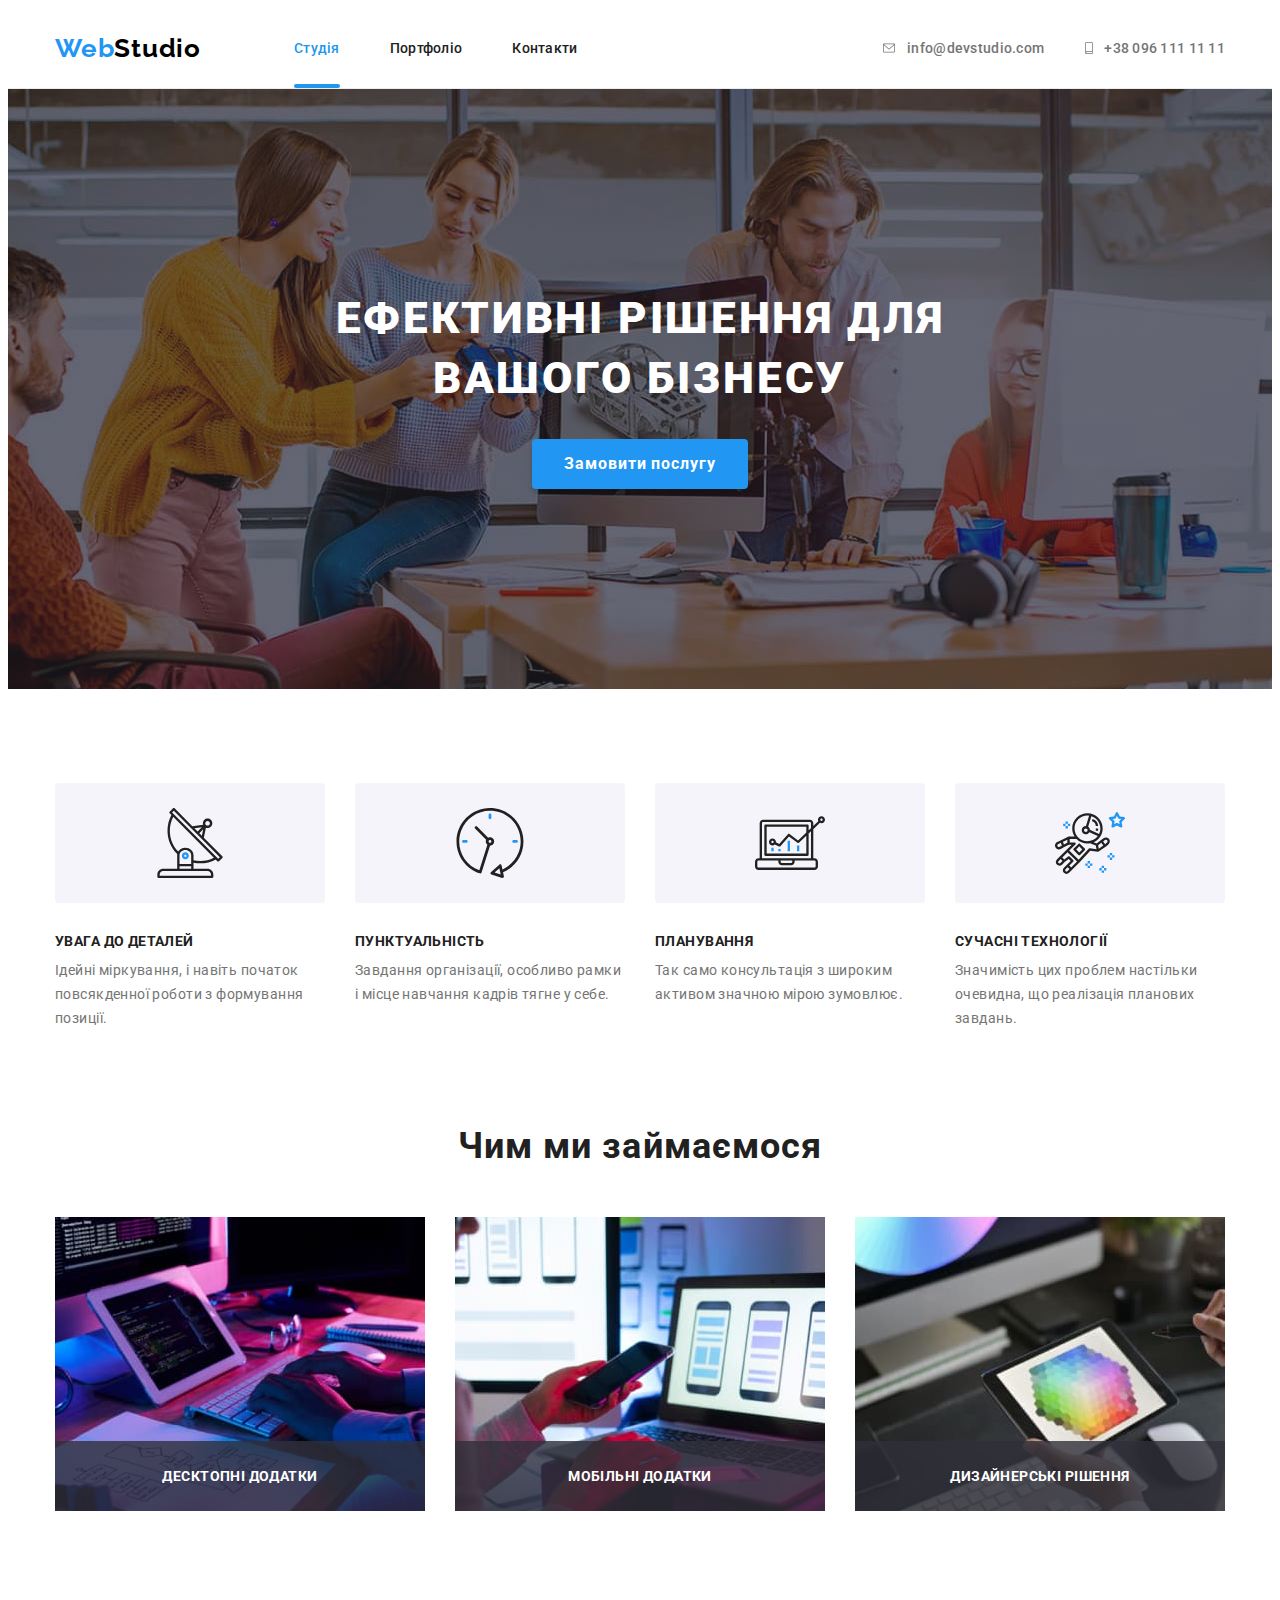
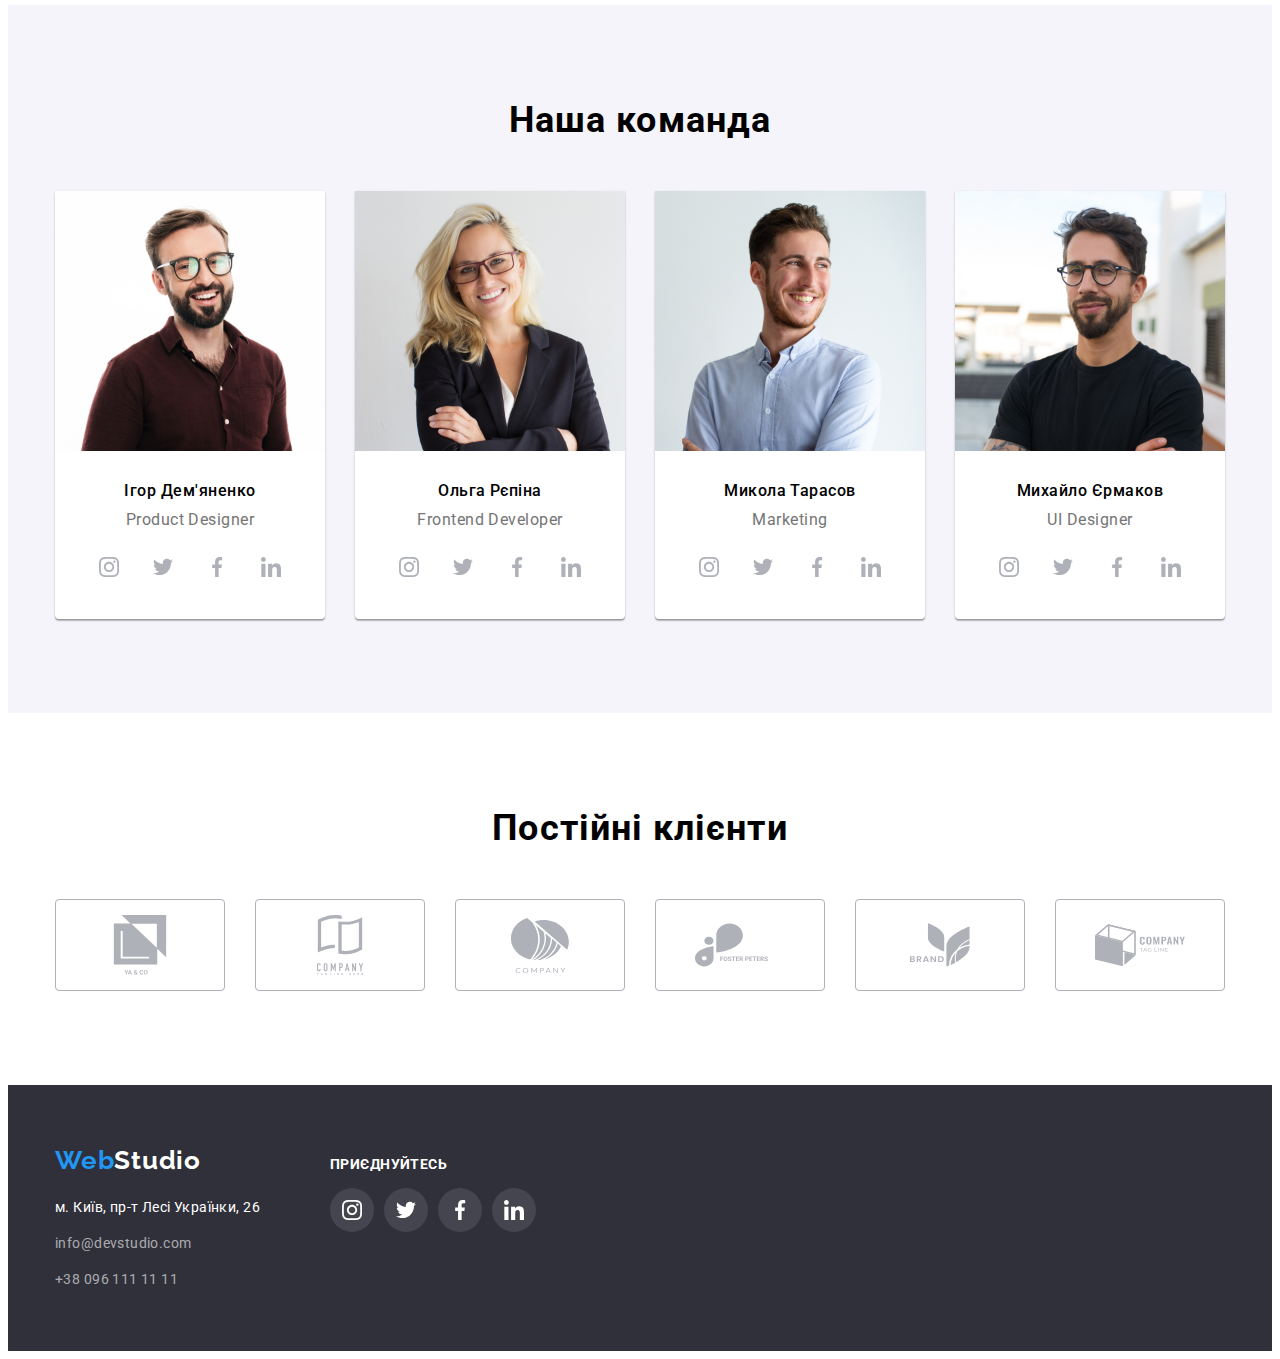
<file: index.html>
<!DOCTYPE html>
<html lang="uk">
  <head>
    <meta charset="UTF-8" />
    <meta name="viewport" content="width=device-width, initial-scale=1.0" />
    <title>Home-3</title>
    <link rel="preconnect" href="https://fonts.googleapis.com" />
    <link rel="preconnect" href="https://fonts.gstatic.com" crossorigin />
    <link
      href="https://fonts.googleapis.com/css2?family=Raleway:wght@700&family=Roboto:wght@400;500;700;900&display=swap"
      rel="stylesheet"
    />
    <link
      rel="stylesheet"
      href="https://cdnjs.cloudflare.com/ajax/libs/modern-normalize/2.0.0/modern-normalize.min.css"
      integrity="sha512-4xo8blKMVCiXpTaLzQSLSw3KFOVPWhm/TRtuPVc4WG6kUgjH6J03IBuG7JZPkcWMxJ5huwaBpOpnwYElP/m6wg=="
      crossorigin="anonymous"
      referrerpolicy="no-referrer"
    />
    <link rel="stylesheet" href="./css/style.css" />
  </head>
  <body>
    <header class="site-header">
      <div class="container header-container">
        <a class="header-logo" href="#"> <span class="web">Web</span>Studio </a>
        <nav class="nav-menu">
          <ul class="header-ul">
            <li><a class="link active" href="#">Студія</a></li>
            <li><a class="link" href="./portfolio.html">Портфоліо</a></li>
            <li><a class="link" href="#">Контакти</a></li>
          </ul>
        </nav>

        <ul class="header-ul-info">
          <li>
            <a class="link" href="mailto:info@devstudio.com">
              <svg class="link-icon">
                <use href="./img/symbol-defs.svg#envelope"></use>
              </svg>

              info@devstudio.com
            </a>
          </li>
          <li>
            <a class="link" href="tel:+380961111111">
              <svg class="link-icon-smartphone">
                <use href="./img/symbol-defs.svg#smartphone"></use>
              </svg>

              +38 096 111 11 11
            </a>
          </li>
        </ul>
      </div>
    </header>
    <!-- -------------------- MAIN ---------------  -->

    <main>
      <section class="banner section">
        <div class="container banner-container">
          <h1 class="banner-titel">Ефективні рішення для вашого бізнесу</h1>
          <button class="banner-btn" type="button" data-modal-open>
            Замовити послугу
          </button>
        </div>
      </section>

      <div class="backdrop is-hidden" data-modal>
        <div class="modal-window">
          <button type="button" class="button-modal" data-modal-close>
            
          </button>
        </div>
      </div>

      <!-- ---------------------- ABOUT -------------------- -->

      <section class="about section">
        <div class="container">
          <ul class="about-info">
            <li class="about-li">
              <div class="box-icon">
                <svg class="about-icon">
                  <use href="./img/symbol-defs.svg#antenna-1"></use>
                </svg>
              </div>

              <h3 class="about-subtitle">УВАГА ДО ДЕТАЛЕЙ</h3>
              <p class="about-paragraph">
                Ідейні міркування, і навіть початок повсякденної роботи з
                формування позиції.
              </p>
            </li>
            <li class="about-li icon-clock">
              <div class="box-icon">
                <svg class="about-icon">
                  <use href="./img/symbol-defs.svg#clock-1"></use>
                </svg>
              </div>
              <h3 class="about-subtitle">ПУНКТУАЛЬНІСТЬ</h3>
              <p class="about-paragraph">
                Завдання організації, особливо рамки і місце навчання кадрів
                тягне у себе.
              </p>
            </li>
            <li class="about-li icon-diagram">
              <div class="box-icon">
                <svg class="about-icon">
                  <use href="./img/symbol-defs.svg#diagram-1"></use>
                </svg>
              </div>
              <h3 class="about-subtitle">ПЛАНУВАННЯ</h3>
              <p class="about-paragraph">
                Так само консультація з широким активом значною мірою зумовлює.
              </p>
            </li>
            <li class="about-li icon-astronaut">
              <div class="box-icon">
                <svg class="about-icon">
                  <use href="./img/symbol-defs.svg#astronaut-1"></use>
                </svg>
              </div>
              <h3 class="about-subtitle">СУЧАСНІ ТЕХНОЛОГІЇ</h3>
              <p class="about-paragraph">
                Значимість цих проблем настільки очевидна, що реалізація
                планових завдань.
              </p>
            </li>
          </ul>
        </div>
      </section>

      <!-- --------------------- OUR WORK -------------------- -->

      <section class="our-work section">
        <div class="container">
          <h2 class="our-work__title">Чим ми займаємося</h2>
          <ul class="our-work-info">
            <li>
              <img
                src="img/img_01.jpg"
                alt="men coding"
                height="294"
                width="370"
              />
              <div class="our-work_rectangle-above-img">
                <h3 class="our-work__title-rectangle">Десктопні додатки</h3>
              </div>
            </li>
            <li>
              <img
                src="img/img_02.jpg"
                alt="mobile development"
                height="294"
                width="370"
              />
              <div class="our-work_rectangle-above-img">
                <h3 class="our-work__title-rectangle">Мобільні додатки</h3>
              </div>
            </li>
            <li>
              <img
                src="img/img_03.jpg"
                alt="tablet with mosaic"
                height="294"
                width="370"
              />
              <div class="our-work_rectangle-above-img">
                <h3 class="our-work__title-rectangle">Дизайнерські рішення</h3>
              </div>
            </li>
          </ul>
        </div>
      </section>

      <!-- ------------------------- OUR TEAM ------------------ -->

      <section class="our-team section">
        <div class="container">
          <h2 class="our-team__title">Наша команда</h2>
          <ul class="our-team-info">
            <li class="card">
              <img
                class="card-img"
                src="./img/Игор.jpg"
                alt="Igor Demyanenko"
                height="260"
                width="270"
              />
              <div class="box-title">
                <h3 class="our-team__subtitle">Ігор Дем'яненко</h3>
                <p class="our-team__paragraph">Product Designer</p>
                <ul class="icon-link">
                  <li>
                    <a href="#" class="web-link">
                      <svg class="button-icon">
                        <use href="./img/symbol-defs.svg#instagram-2"></use>
                      </svg>
                    </a>
                  </li>
                  <li>
                    <a href="#" class="web-link">
                      <svg class="button-icon">
                        <use href="./img/symbol-defs.svg#twitter-1"></use>
                      </svg>
                    </a>
                  </li>
                  <li>
                    <a href="#" class="web-link">
                      <svg class="button-icon">
                        <use href="./img/symbol-defs.svg#facebook-1"></use>
                      </svg>
                    </a>
                  </li>
                  <li>
                    <a href="#" class="web-link">
                      <svg class="button-icon">
                        <use href="./img/symbol-defs.svg#linkedin-1"></use>
                      </svg>
                    </a>
                  </li>
                </ul>
              </div>
            </li>
            <li class="card">
              <img
                class="card-img"
                src="./img/Ольга.jpg"
                alt="Olga Repina"
                height="260"
                width="270"
              />
              <div class="box-title">
                <h3 class="our-team__subtitle">Ольга Рєпіна</h3>
                <p class="our-team__paragraph">Frontend Developer</p>
                <ul class="icon-link">
                  <li>
                    <a href="#" class="web-link">
                      <svg class="button-icon">
                        <use href="./img/symbol-defs.svg#instagram-2"></use>
                      </svg>
                    </a>
                  </li>
                  <li>
                    <a href="#" class="web-link">
                      <svg class="button-icon">
                        <use href="./img/symbol-defs.svg#twitter-1"></use>
                      </svg>
                    </a>
                  </li>
                  <li>
                    <a href="#" class="web-link">
                      <svg class="button-icon">
                        <use href="./img/symbol-defs.svg#facebook-1"></use>
                      </svg>
                    </a>
                  </li>
                  <li>
                    <a href="#" class="web-link">
                      <svg class="button-icon">
                        <use href="./img/symbol-defs.svg#linkedin-1"></use>
                      </svg>
                    </a>
                  </li>
                </ul>
              </div>
            </li>
            <li class="card">
              <img
                class="card-img"
                src="./img/Микола.jpg"
                alt="Micola Tarasov"
                height="260"
                width="270"
              />
              <div class="box-title">
                <h3 class="our-team__subtitle">Микола Тарасов</h3>
                <p class="our-team__paragraph">Marketing</p>
                <ul class="icon-link">
                  <li>
                    <a href="#" class="web-link">
                      <svg class="button-icon">
                        <use href="./img/symbol-defs.svg#instagram-2"></use>
                      </svg>
                    </a>
                  </li>
                  <li>
                    <a href="#" class="web-link">
                      <svg class="button-icon">
                        <use href="./img/symbol-defs.svg#twitter-1"></use>
                      </svg>
                    </a>
                  </li>
                  <li>
                    <a href="#" class="web-link">
                      <svg class="button-icon">
                        <use href="./img/symbol-defs.svg#facebook-1"></use>
                      </svg>
                    </a>
                  </li>
                  <li>
                    <a href="#" class="web-link">
                      <svg class="button-icon">
                        <use href="./img/symbol-defs.svg#linkedin-1"></use>
                      </svg>
                    </a>
                  </li>
                </ul>
              </div>
            </li>
            <li class="card">
              <img
                class="card-img"
                src="./img/Михайло.jpg"
                alt="Mikhailo Yermakov"
                height="260"
                width="270"
              />
              <div class="box-title">
                <h3 class="our-team__subtitle">Михайло Єрмаков</h3>
                <p class="our-team__paragraph">UI Designer</p>
                <ul class="icon-link">
                  <li>
                    <a href="#" class="web-link">
                      <svg class="button-icon">
                        <use href="./img/symbol-defs.svg#instagram-2"></use>
                      </svg>
                    </a>
                  </li>
                  <li>
                    <a href="#" class="web-link">
                      <svg class="button-icon">
                        <use href="./img/symbol-defs.svg#twitter-1"></use>
                      </svg>
                    </a>
                  </li>
                  <li>
                    <a href="#" class="web-link">
                      <svg class="button-icon">
                        <use href="./img/symbol-defs.svg#facebook-1"></use>
                      </svg>
                    </a>
                  </li>
                  <li>
                    <a href="#" class="web-link">
                      <svg class="button-icon">
                        <use href="./img/symbol-defs.svg#linkedin-1"></use>
                      </svg>
                    </a>
                  </li>
                </ul>
              </div>
            </li>
          </ul>
        </div>
      </section>
      <section class="our-clients section">
        <div class="container">
          <h2 class="our-team__title">Постійні клієнти</h2>
          <ul class="our-clients">
            <li>
              <a href="#" class="our-clients-link">
                <svg class="our-clients-icon">
                  <use href="./img/symbol-defs.svg#group-5"></use>
                </svg>
              </a>
            </li>
            <li>
              <a href="#" class="our-clients-link">
                <svg class="our-clients-icon">
                  <use href="./img/symbol-defs.svg#group-4"></use>
                </svg>
              </a>
            </li>
            <li>
              <a href="#" class="our-clients-link">
                <svg class="our-clients-icon">
                  <use href="./img/symbol-defs.svg#group-3"></use>
                </svg>
              </a>
            </li>
            <li>
              <a href="#" class="our-clients-link">
                <svg class="our-clients-icon m-icon">
                  <use href="./img/symbol-defs.svg#group-2"></use>
                </svg>
              </a>
            </li>
            <li>
              <a href="#" class="our-clients-link">
                <svg class="our-clients-icon">
                  <use href="./img/symbol-defs.svg#group-1"></use>
                </svg>
              </a>
            </li>
            <li>
              <a href="#" class="our-clients-link mi">
                <svg class="our-clients-icon m-icon">
                  <use href="./img/symbol-defs.svg#group"></use>
                </svg>
              </a>
            </li>
          </ul>
        </div>
      </section>
    </main>

    <!-- ------------------ FOOTER --------------------------  -->

    <footer class="site-footer">
      <div class="container box-footer">
        <div class="footer-addres">
          <a class="footer-logo" href="#"><span class="web">Web</span>Studio</a>
          <address>
            <p class="address">м. Київ, пр-т Лесі Українки, 26</p>
            <ul class="footer-info">
              <li>
                <a class="footer-link" href="mailto:info@devstudio.com"
                  >info@devstudio.com</a
                >
              </li>
              <li>
                <a class="footer-link" href="tel:+380961111111"
                  >+38 096 111 11 11</a
                >
              </li>
            </ul>
          </address>
        </div>
        <div class="icon-link-footer">
          <h3 class="footer-title">приєднуйтесь</h3>
          <ul class="icon-link-footer-ul">
            <li>
              <a href="#" class="web-link-footer">
                <svg class="button-icon-footer">
                  <use href="./img/symbol-defs.svg#instagram-2"></use>
                </svg>
              </a>
            </li>
            <li>
              <a href="#" class="web-link-footer">
                <svg class="button-icon-footer">
                  <use href="./img/symbol-defs.svg#twitter-1"></use>
                </svg>
              </a>
            </li>
            <li>
              <a href="#" class="web-link-footer">
                <svg class="button-icon-footer">
                  <use href="./img/symbol-defs.svg#facebook-1"></use>
                </svg>
              </a>
            </li>
            <li>
              <a href="#" class="web-link-footer">
                <svg class="button-icon-footer">
                  <use href="./img/symbol-defs.svg#linkedin-1"></use>
                </svg>
              </a>
            </li>
          </ul>
        </div>
      </div>
    </footer>
    <script src="./js/modal.js"></script>
  </body>
</html>
</file>
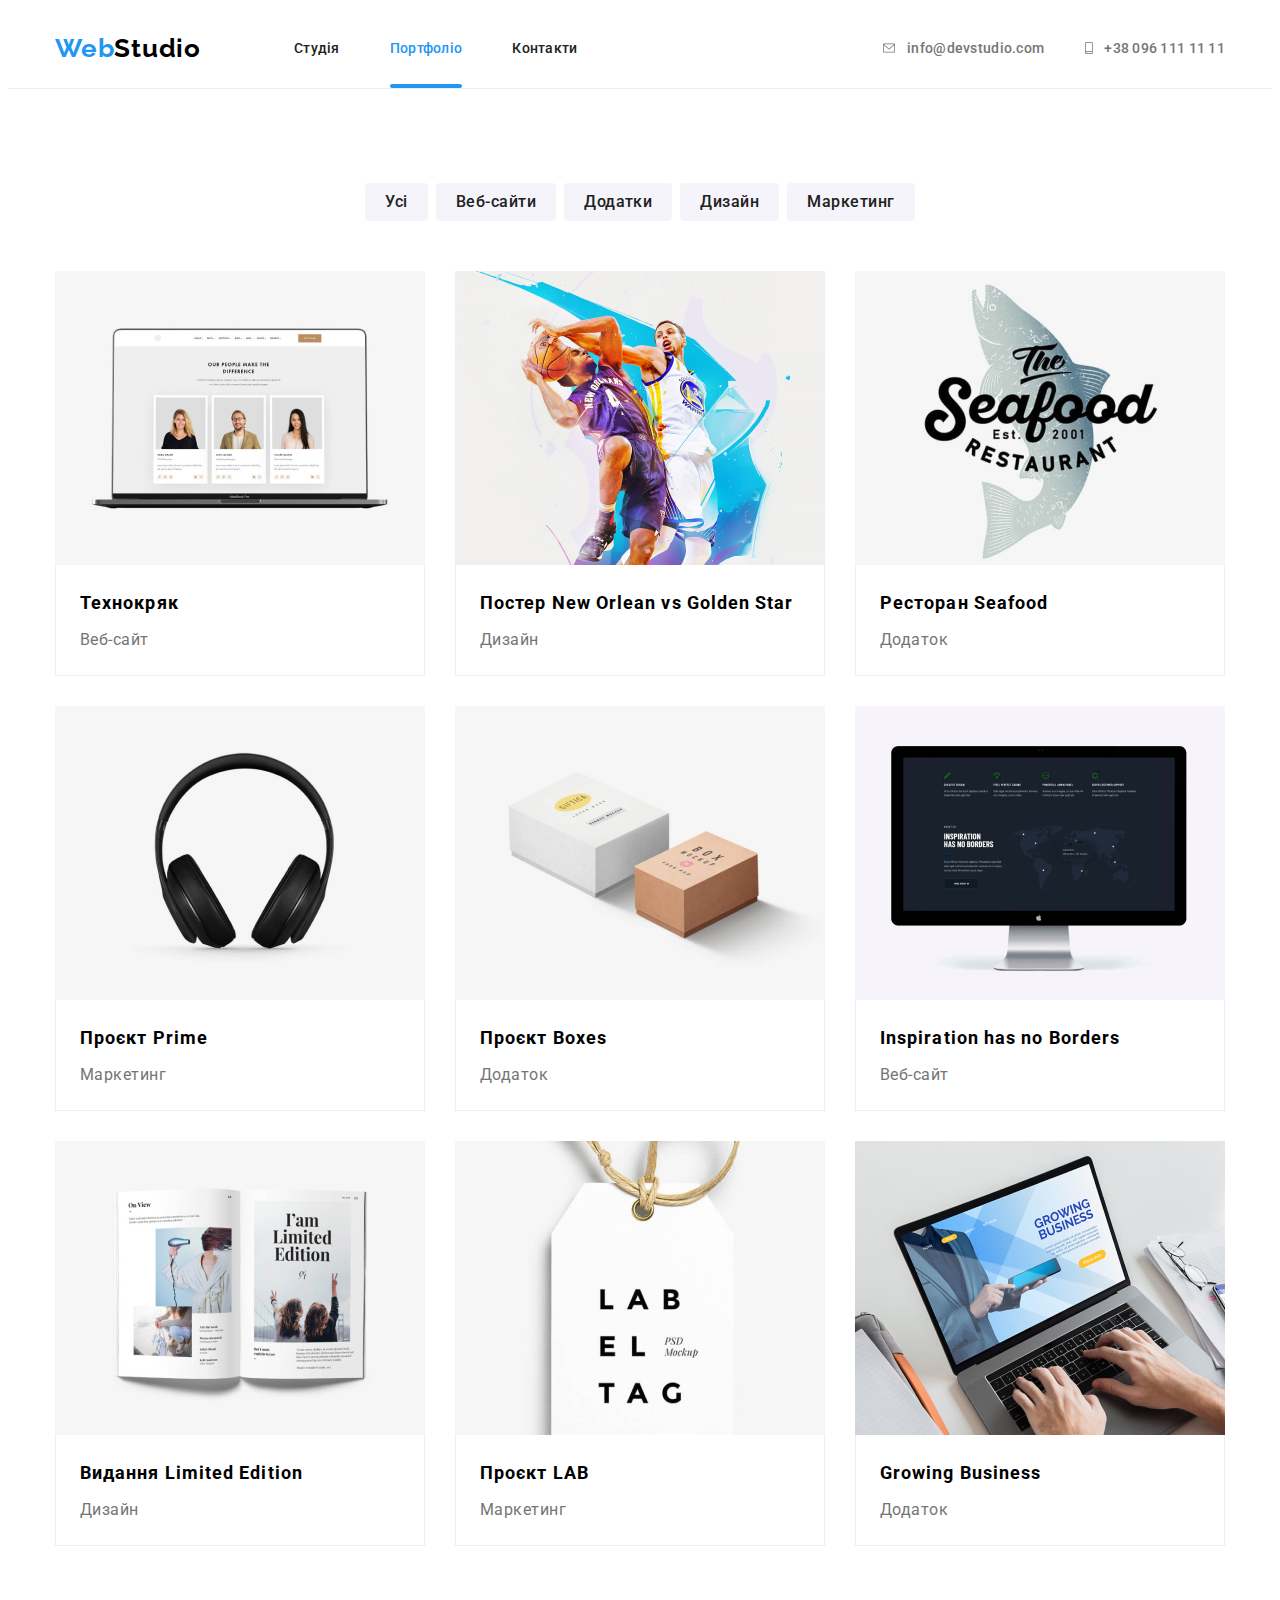
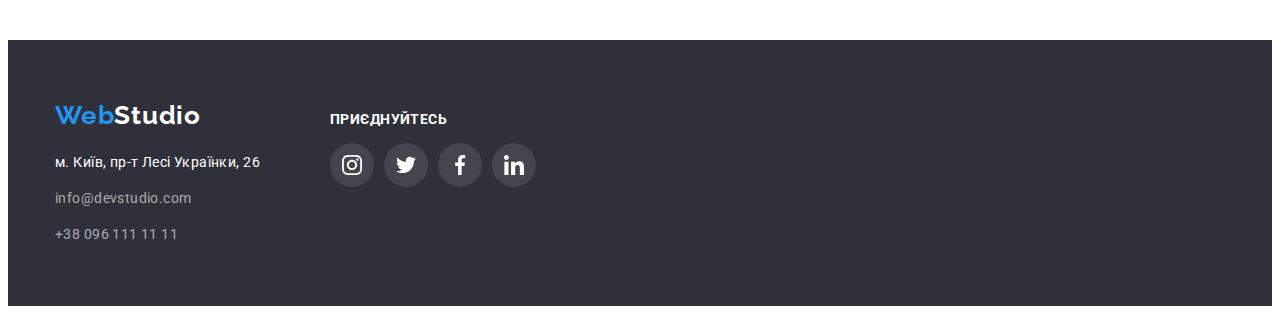
<file: portfolio.html>
<!DOCTYPE html>
<html lang="uk">
  <head>
    <meta charset="UTF-8" />
    <meta name="viewport" content="width=device-width, initial-scale=1.0" />
    <title>Document</title>

    <link rel="preconnect" href="https://fonts.googleapis.com" />
    <link rel="preconnect" href="https://fonts.gstatic.com" crossorigin />
    <link
      href="https://fonts.googleapis.com/css2?family=Raleway:wght@700&family=Roboto:wght@400;500;700;900&display=swap"
      rel="stylesheet"
    />
    <link
      rel="stylesheet"
      href="https://cdnjs.cloudflare.com/ajax/libs/modern-normalize/2.0.0/modern-normalize.min.css"
      integrity="sha512-4xo8blKMVCiXpTaLzQSLSw3KFOVPWhm/TRtuPVc4WG6kUgjH6J03IBuG7JZPkcWMxJ5huwaBpOpnwYElP/m6wg=="
      crossorigin="anonymous"
      referrerpolicy="no-referrer"
    />
    <link rel="stylesheet" href="./css/style.css" />
  </head>
  <body>
    <header class="site-header">
      <div class="container header-container">
        <a class="header-logo" href="#"> <span class="web">Web</span>Studio </a>
        <nav class="nav-menu">
          <ul class="header-ul">
            <li><a class="link " href="./index.html">Студія</a></li>
            <li><a class="link active" href="#">Портфоліо</a></li>
            <li><a class="link" href="#">Контакти</a></li>
          </ul>
        </nav>

        <ul class="header-ul-info">
          <li>
            <a class="link" href="mailto:info@devstudio.com">
              <svg class="link-icon">
                <use href="./img/symbol-defs.svg#envelope"></use>
              </svg>

              info@devstudio.com
            </a>
          </li>
          <li>
            <a class="link" href="tel:+380961111111">
              <svg class="link-icon-smartphone">
                <use href="./img/symbol-defs.svg#smartphone"></use>
              </svg>

              +38 096 111 11 11
            </a>
          </li>
        </ul>
      </div>
    </header>
    <main>
      <section class="portfolio section">
        <div class="container">
          <!-- --------------- filter -------------------------------  -->

          <ul class="btn">
            <li>
              <button type="button" class="filter-btn">Усі</button>
            </li>
            <li>
              <button type="button" class="filter-btn">Веб-сайти</button>
            </li>
            <li>
              <button type="button" class="filter-btn">Додатки</button>
            </li>
            <li>
              <button type="button" class="filter-btn">Дизайн</button>
            </li>
            <li>
              <button type="button" class="filter-btn">Маркетинг</button>
            </li>
          </ul>

          <!-- -------------------- Cards -------------------------------  -->

          <ul class="card-info">
            <li class="card-portfolio">
              <a class="card-link" href="#">
                <div class="visibel">
                  <img
                    src="./img/techno.jpg"
                    alt="Ноутбук з проєктами"
                    width="370"
                    height="294"
                  />
                  <h3 class="visible-item">Ресурс пропонує комплексні пропозиції з різним рівнем функціоналу та сервісів. Все це дозволить відвідувачу отримати вичерпні відомості про компанію чи приватну особу. </h3>
                </div>
                  <div class="card-box">
                    <h3 class="card-portfolio__subitle">Технокряк</h3>
                    <p class="card-portfolio__paragraph">Веб-сайт</p>
                  </div>
              </a>
            </li>

            <li class="card-portfolio">
              <a class="card-link"  href="#">
                <div class="visibel">
                <img
                  src="img/basket.jpg"
                  alt="Баскетбол"
                  width="370"
                  height="294"
                />
                <h3 class="visible-item">Ресурс пропонує комплексні пропозиції з різним рівнем функціоналу та сервісів. Все це дозволить відвідувачу отримати вичерпні відомості про компанію чи приватну особу. </h3>
              </div>
                <div class="card-box">
                  <h3 class="card-portfolio__subitle">
                    Постер New Orlean vs Golden Star
                  </h3>
                  <p class="card-portfolio__paragraph">Дизайн</p>
                </div>
              </a>  
            </li>
            <li class="card-portfolio">
              <a class="card-link" href="#">
                <div class="visibel">
                <img
                  src="img/sea_food.jpg"
                  alt="Риба"
                  width="370"
                  height="294"
                />
                <h3 class="visible-item">Ресурс пропонує комплексні пропозиції з різним рівнем функціоналу та сервісів. Все це дозволить відвідувачу отримати вичерпні відомості про компанію чи приватну особу. </h3>
              </div>
                <div class="card-box">
                  <h3 class="card-portfolio__subitle">Ресторан Seafood</h3>
                  <p class="card-portfolio__paragraph">Додаток</p>
                </div>
              </a>
            </li>

            <li class="card-portfolio">
              <a class="card-link" href="#">
                <div class="visibel">
                <img
                  src="img/headphones.jpg"
                  alt="Навушники"
                  width="370"
                  height="294"
                />
                <h3 class="visible-item">Ресурс пропонує комплексні пропозиції з різним рівнем функціоналу та сервісів. Все це дозволить відвідувачу отримати вичерпні відомості про компанію чи приватну особу. </h3>
              </div>
                <div class="card-box">
                  <h3 class="card-portfolio__subitle">Проєкт Prime</h3>
                  <p class="card-portfolio__paragraph">Маркетинг</p>
                </div>
              </a>
            </li>

            <li class="card-portfolio">
              <a class="card-link" href="#">
                <div class="visibel">
                <img src="img/box.jpg" alt="Коробки" width="370" height="294" />
                <h3 class="visible-item">Ресурс пропонує комплексні пропозиції з різним рівнем функціоналу та сервісів. Все це дозволить відвідувачу отримати вичерпні відомості про компанію чи приватну особу. </h3>
              </div>
                <div class="card-box">
                  <h3 class="card-portfolio__subitle">Проєкт Boxes</h3>
                  <p class="card-portfolio__paragraph">Додаток</p>
                </div>
              </a>
            </li>

            <li class="card-portfolio">
              <a class="card-link" href="#">
                <div class="visibel">
                <img
                  src="img/monitor.jpg"
                  alt="Монітор"
                  width="370"
                  height="294"
                />
                <h3 class="visible-item">Ресурс пропонує комплексні пропозиції з різним рівнем функціоналу та сервісів. Все це дозволить відвідувачу отримати вичерпні відомості про компанію чи приватну особу. </h3>
              </div>
                <div class="card-box">
                  <h3 class="card-portfolio__subitle">
                    Inspiration has no Borders
                  </h3>
                  <p class="card-portfolio__paragraph">Веб-сайт</p>
                </div>
              </a>
            </li>

            <li class="card-portfolio">
              <a class="card-link" href="#">
                <div class="visibel">
                <img src="img/book.jpg" alt="Книга" width="370" height="294" />
                <h3 class="visible-item">Ресурс пропонує комплексні пропозиції з різним рівнем функціоналу та сервісів. Все це дозволить відвідувачу отримати вичерпні відомості про компанію чи приватну особу. </h3>
              </div>
                <div class="card-box">
                  <h3 class="card-portfolio__subitle">
                    Видання Limited Edition
                  </h3>
                  <p class="card-portfolio__paragraph">Дизайн</p>
                </div>
              </a>
            </li>

            <li class="card-portfolio">
              <a class="card-link" href="#">
                <div class="visibel">
                <img
                  src="img/lab.jpg"
                  alt="Проєкт ЛАБ"
                  width="370"
                  height="294"
                />
                <h3 class="visible-item">Ресурс пропонує комплексні пропозиції з різним рівнем функціоналу та сервісів. Все це дозволить відвідувачу отримати вичерпні відомості про компанію чи приватну особу. </h3>
              </div>
                <div class="card-box">
                  <h3 class="card-portfolio__subitle">Проєкт LAB</h3>
                  <p class="card-portfolio__paragraph">Маркетинг</p>
                </div>
              </a>
            </li>

            <li class="card-portfolio">
              <a class="card-link" href="#">
                <div class="visibel">
                <img
                  src="img/bisnes.jpg"
                  alt="Створюй Бізнес"
                  width="370"
                  height="294"
                />
                <h3 class="visible-item">Ресурс пропонує комплексні пропозиції з різним рівнем функціоналу та сервісів. Все це дозволить відвідувачу отримати вичерпні відомості про компанію чи приватну особу. </h3>
              </div>
                <div class="card-box">
                  <h3 class="card-portfolio__subitle">Growing Business</h3>
                  <p class="card-portfolio__paragraph">Додаток</p>
                </div>
              </a>
            </li>
          </ul>
        </div>
      </section>
    </main>
    <!-- -------------- footer --------------  -->
    <footer class="site-footer">
      <div class="container box-footer">
       
        <div class="footer-addres">
          <a class="footer-logo" href="#"><span class="web">Web</span>Studio</a>
        <address>
          <p class="address">м. Київ, пр-т Лесі Українки, 26</p>
          <ul class="footer-info">
            <li>
              <a class="footer-link" href="mailto:info@devstudio.com"
                >info@devstudio.com</a
              >
            </li>
            <li>
              <a class="footer-link" href="tel:+380961111111"
                >+38 096 111 11 11</a
              >
            </li>
          </ul>
        </address>
      </div>
        <div class="icon-link-footer">
          <h3 class="footer-title">приєднуйтесь</h3>
          <ul class="icon-link-footer-ul">
            <li>
              <a class="web-link-footer">
                <svg class="button-icon-footer">
                  <use href="./img/symbol-defs.svg#instagram-2"></use>
                </svg>
              </a>
            </li>
            <li>
              <a class="web-link-footer" href="#">
                <svg class="button-icon-footer">
                  <use href="./img/symbol-defs.svg#twitter-1"></use>
                </svg>
              </a>
            </li>
            <li>
              <a class="web-link-footer" href="#">
                <svg class="button-icon-footer">
                  <use href="./img/symbol-defs.svg#facebook-1"></use>
                </svg>
              </a>
            </li>
            <li>
              <a class="web-link-footer">
                <svg class="button-icon-footer">
                  <use href="./img/symbol-defs.svg#linkedin-1"></use>
                </svg>
              </a>
            </li>
          </ul>
        </div>
      </div>
    </footer>
  </body>
</html>
</file>
<file: css/style.css>
:root {
  --primary-text-color: #757575;
  --title-text-color: #212121;
  --primary-link-color: #2196f3;
  --primary-white-color: #ffffff;
  --footer-link-color: rgba(255, 255, 255, 0.6);
  --text-logo-accent: #000000;
  --bg-our-team: #f5f4fa;
  --footer-bcg-color: #2f303a;
  --card-portfolio: #eee;
  --header-line: #ececec;
  --icon: #afb1b8;
  --footer-icon: rgba(255, 255, 255, 0.1);
}

* {
  box-sizing: border-box;
}

body {
  font-family: 'Roboto', sans-serif;
  color: var(--background-color);
}

/* ------ Auxiliaey Classes -------------- */
.container {
  width: 1200px;
  padding: 0 15px;
  margin: 0 auto;
}

/* --------- new fix ---------- */
.header-container {
  display: flex;
  align-items: center;
}

.banner-container {
  display: flex;
  flex-direction: column;
  justify-content: center;
  align-items: center;
}

.about-container {
  display: flex;
  justify-content: center;
}

.our-work-container {
  display: flex;
  align-items: center;
  justify-content: center;
  flex-direction: column;
}

.our-team-container {
  display: flex;
  flex-direction: column;
  align-items: center;
}

.section {
  padding: 94px 0 94px 0;
}

a {
  color: currentColor;
  text-decoration: none;
  margin: 0;
  padding: 0;
  border: 0;
}

li {
  list-style: none;
}

li:last-child {
  padding-right: 0;
}

img {
  display: block;
}

h1,
h2,
h3,
h4,
h5,
h6,
ul,
p,
li {
  margin: 0;
  padding: 0;
  border: 0;
}

/* ------------- Header ------------- */
.site-header {
  background-color: var(--primary-white-color);
  /* ------------ LAYOUT  IN CLASS---------------  */

  border-bottom: 1px solid var(--header-line);
}

.header-logo {
  font-family: 'Raleway';
  font-size: 26px;
  font-weight: 700;
  text-decoration: none;
  color: var(--text-logo-accent);
  letter-spacing: 0.78px;
  /* ------------ LAYOUT IN CLASS ---------------  */
  margin-right: 93px;
}

.web {
  color: var(--primary-link-color);
  letter-spacing: 0.78px;
}

/* ------ Header Nav ----- */

.nav-menu {
  font-size: 14px;
  font-weight: 500;
  letter-spacing: 0.28px;
}
/* --------- UL li ------------- */
.header-ul,
.header-ul-info {
  display: flex;
}

.header-ul-info {
  margin-left: auto;
}

.header-ul li {
  margin-right: 50px;
}

.header-ul li:last-child,
.header-ul-info li:last-child {
  margin-right: 0px;
}

.header-ul-info li {
  margin-right: 40px;
}

.header-ul-info > link::before {
  content: ' ';
  background-image: url();
}

.nav-menu .link {
  color: var(--title-text-color);
}

.link {
  color: var(--primary-text-color);
  font-weight: 500;
  font-size: 14px;
  letter-spacing: 0.28px;
  padding: 32px 0;
  display: flex;
  align-items: center;
  position: relative;
  transition: color 250ms cubic-bezier(0.4, 0, 0.2, 1);
}

.link-icon {
  width: 16px;
  height: 12px;
  margin-right: 10px;
  fill: currentColor;
}

.link-icon-smartphone {
  width: 10px;
  height: 16px;
  margin-right: 10px;
  fill: currentColor;
  scale: 1.2;
}

.link.active {
  color: var(--primary-link-color);
}



.active::after {
  position: absolute;
  bottom: 0;
  left: 0;
  content: '';
  width: 100%;
  height: 4px;
  background-color: var(--primary-link-color);
  border-radius: 2px; 
 
  
}

.link:hover,
.link:focus,
.link:active {
  color: var(--primary-link-color);
  
}

.nav-menu a {
  text-decoration: none;
}

/* -------- Main --------- --------------------------------------------*/
/* ------ Portfolio -------------------------------------------------- */

.portfolio {
  padding: 94px 0;
}

.card-info {
  display: flex;
  flex-wrap: wrap;
}

.card-portfolio {
  margin-right: 30px;
  margin-bottom: 30px;
  width: 370px;
}

.card-link:hover,
.card-link:focus {
  box-shadow: 1px 4px 6px 0px rgba(0, 0, 0, 0.16),
    0px 4px 4px 0px rgba(0, 0, 0, 0.06), 0px 1px 1px 0px rgba(0, 0, 0, 0.12);
}

.card-link {
  display: block;
  position: relative;
  transition: box-shadow 250ms cubic-bezier(0.4, 0, 0.2, 1); ;
  
}

.card-portfolio:nth-of-type(3n) {
  margin-right: 0;
}

.card-portfolio:nth-of-type(3n + 1) {
  margin-left: 0;
}

.card-portfolio:nth-last-of-type(-n + 3) {
  margin-bottom: 0;
}

.card-box {
  padding: 20px 24px;
  border: 1px solid var(--card-portfolio);
  border-top: none;
}

.card-portfolio__subitle {
  color: var(--text-logo-accent);
  font-size: 18px;
  font-weight: 700;
  line-height: 2;
  letter-spacing: 1.08px;
  margin-bottom: 4px;
}

.card-portfolio__paragraph {
  color: var(--primary-text-color);
  font-size: 16px;
  line-height: 1.875;
  letter-spacing: 0.48px;
}

.visibel {
  position: relative;
  overflow: hidden;
}

.visibel::before {
  display: inline-block;
  content: '';
  position: absolute;
  width: 100%;
  height: 100%;
  background: rgba(33, 150, 243, 0.9);
  opacity: 0;
  transform: translateY(100%);
  transition: transform 250ms cubic-bezier(0.4, 0, 0.2, 1) ;
}

.card-link:hover .visibel::before,
.card-link:focus .visibel::before,
.card-link:hover .visible-item, 
.card-link:focus .visible-item {
  opacity: 1;
  transform: translateY(0);
}

.visible-item {
  position: absolute;
  bottom: 63px;
  left: 24px;
  right: 24px;
  color: var(--primary-white-color);
  font-size: 18px;
  font-weight: 400;
  line-height: 1.555;
  letter-spacing: 0.54px;
  opacity: 0;
  transform: translateY(100%);
  transition: transform 250ms cubic-bezier(0.4, 0, 0.2, 1) ;
}

/* ------section filter ----- */

.btn {
  display: flex;
  justify-content: center;
  margin-bottom: 50px;
}

.btn li {
  margin-right: 8px;
}

.btn li:last-child {
  margin-right: 0;
}

.filter-btn {
  border-radius: 4px;
  background-color: var(--bg-our-team);
  font-family: 'Roboto';
  font-size: 16px;
  font-weight: 500;
  line-height: 1.625;
  letter-spacing: 0.48px;
  color: var(--title-text-color);
  border: none;
  cursor: pointer;
  padding: 6px 20px;
  transition: background-color 250ms cubic-bezier(0.4, 0, 0.2, 1), box-shadow 250ms cubic-bezier(0.4, 0, 0.2, 1), color 250ms cubic-bezier(0.4, 0, 0.2, 1) ;
  
}

.filter-btn:active,
.filter-btn:hover,
.filter-btn:focus {
  background: var(--primary-link-color);
  color: var(--primary-white-color);
  box-shadow: 0px 2px 2px 0px rgba(0, 0, 0, 0.12);
}

/* ------------ Studio -------------------- */
/* -------------- section banner -------- */

.banner {
  background-image: linear-gradient(
      to right,
      rgba(47, 48, 58, 0.4),
      rgba(47, 48, 58, 0.4)
    ),
    url(../img/bg_img.jpg);
  background-size: cover;
  background-position: center;
  /* ------------ LAYOUT IN CLASS ---------------  */
  max-width: 1600px;
  height: 600px;
  padding: 200px 0;
  text-align: center;
  margin: 0 auto;
}

.banner-titel {
  font-size: 44px;
  font-weight: 900;
  color: var(--primary-white-color);
  text-transform: uppercase;
  line-height: 1.36;
  letter-spacing: 2.64px;
  width: 696px;
  margin: 0 auto 30px auto;
}

.banner-btn {
  border-radius: 4px;
  background: var(--primary-link-color);
  box-shadow: 0px 4px 4px 0px rgba(0, 0, 0, 0.15);
  font-family: 'Roboto';
  font-style: normal;
  font-size: 16px;
  font-weight: 700;
  line-height: 1.875;
  letter-spacing: 0.96px;
  color: var(--primary-white-color);
  border: none;
  cursor: pointer;
  padding: 10px 32px 10px 32px;
}

/* ------------ modal-window --------- */

.backdrop.is-hidden {
  opacity: 0;
  pointer-events: none;
  visibility: hidden;
}

.backdrop {
  position: fixed;
  top: 0;
  left: 0;
  width: 100%;
  height: 100%;
  background: rgba(0, 0, 0, 0.2);
  opacity: 1;
  transition: opacity 250ms cubic-bezier(0.4, 0, 0.2, 1), visibility 250ms cubic-bezier(0.4, 0, 0.2, 1)  ;
}

.backdrop.is-hidden .modal-window {
  transform: translate(-50%, -50%) scale(0.7);
    
}

.modal-window {
  position: absolute;
  top: 50%;
  left: 50%;
  width: 528px;
  height: 581px;
  border-radius: 4px;
  background: #fff;
  box-shadow: 0px 2px 1px 0px rgba(0, 0, 0, 0.2),
    0px 1px 1px 0px rgba(0, 0, 0, 0.14), 0px 1px 3px 0px rgba(0, 0, 0, 0.12);
  transform: translate(-50%, -50%) scale(1);
  transition: transform   250ms cubic-bezier(0.4, 0, 0.2, 1);  
  

}

.modal-icon {
  width: 18px;
  height: 18px;
  fill: currentColor;
}

.button-modal {
  position: relative;
  top: 8px;
  left: 480px;
  width: 30px;
  height: 30px;
  border-radius: 50%;
  border-color: #0000001a;
  background-color: white;
  cursor: pointer;
}

.button-modal::before {
  content: "";
  display: inline-block;
  /* background-color: black; */
  height: 18px;
  border: 1px solid black;
  transform: rotate(45deg);
  position: absolute;
  top: 16%;
  left: 49%;
}

.button-modal::after {
  content: "";
  position: absolute;
  display: inline-block;
  border: 1px solid black;
  height: 18px;
  transform: rotate(-45deg) ;
  top: 16%;
  left: 47%;
}

/* --------- section about ------- */

.about {
  background-color: var(--primary-white-color);
  padding-bottom: 0;
}

.about-info {
  display: flex;
}

.about-info li {
  margin-right: 30px;
}

.about-li {
  width: 270px;
}

.box-icon {
  height: 120px;
  display: flex;
  justify-content: center;
  align-items: center;
  margin-bottom: 30px;
  background-color: var(--bg-our-team);
  border-radius: 4px;
}

.about-icon {
  width: 70px;
  height: 70px;
}

.about-info li:last-child {
  margin-right: 0;
}

.about-subtitle {
  color: var(--title-text-color);
  font-size: 14px;
  font-weight: 700;
  letter-spacing: 0.42px;
  text-transform: uppercase;
  margin-bottom: 10px;
}

.about-paragraph {
  color: var(--primary-text-color);
  font-size: 14px;
  line-height: 1.71;
  letter-spacing: 0.42px;
}

/* ------------our-work -----------  */

.our-work-info {
  display: flex;
}

.our-work-info li {
  margin-right: 30px;
  position: relative;
}

.our-work-info li:last-child {
  margin-right: 0px;
}

.our-work__title {
  color: var(--title-text-color);
  font-size: 36px;
  font-weight: 700;
  letter-spacing: 1.08px;
  margin-bottom: 50px;
  text-align: center;
}

.our-work_rectangle-above-img {
  background: rgba(47, 48, 58, 0.8);
  height: 70px;
  position: absolute;
  width: 100%;
  bottom: 0;
}

.our-work__title-rectangle {
  color: var(--primary-white-color);
  text-align: center;
  font-size: 14px;
  font-weight: 700;
  letter-spacing: 0.42px;
  text-transform: uppercase;
  margin-top: 27px;
}
/* ----------- our team ----------- */

.our-team {
  background: var(--bg-our-team);
}

.our-team-info {
  display: flex;
}

.our-team__title {
  font-size: 36px;
  font-weight: 700;
  letter-spacing: 1.08px;
  margin-bottom: 50px;
  text-align: center;
}

.our-team-info > .card {
  margin-right: 30px;
}

.our-team-info li:last-child {
  margin-right: 0px;
}

.our-team__subtitle {
  font-size: 16px;
  font-weight: 500;
  letter-spacing: 0.48px;
  margin-bottom: 10px;
}

.our-team__paragraph {
  font-size: 16px;
  letter-spacing: 0.48px;
  color: var(--primary-text-color);
}

.card {
  background: var(--primary-white-color);
  box-shadow: 0px 2px 1px 0px rgba(0, 0, 0, 0.2),
    0px 1px 1px 0px rgba(0, 0, 0, 0.14), 0px 1px 3px 0px rgba(0, 0, 0, 0.12);
  width: 270px;

  border-radius: 0px 0px 4px 4px;
  text-align: center;
}

.icon-link {
  display: flex;
  justify-content: center;
  align-items: center;
  margin-top: 16px;
}

.icon-link > li {
  margin-right: 10px;
  width: 44px;
  height: 44px;
  border-radius: 50%;
  display: flex;
  align-items: center;
  justify-content: center;
}

.icon-link li:last-child {
  margin-right: 0px;
}

.web-link {
  display: flex;
  justify-content: center;
  align-items: center;
  width: 100%;
  height: 100%;
  border-radius: 50%;
  color: var(--icon);
  transition: background-color 250ms cubic-bezier(0.4, 0, 0.2, 1), color 250ms cubic-bezier(0.4, 0, 0.2, 1);
}

.web-link:hover,
.web-link:focus {
  background-color: var(--primary-link-color);
}

.web-link:hover > .button-icon,
.web-link:focus > .button-icon {
  fill: #ffffff;
  
}

.button-icon {
  width: 20px;
  height: 20px;
  fill: currentColor;
  transition: fill 250ms cubic-bezier(0.4, 0, 0.2, 1);
}

.box-title {
  padding: 30px 0px 30px 0px;
}

/* --------------- our clients -------------  */

.our-clients {
  display: flex;
}

.our-clients > li {
  width: 170px;
  height: 92px;
  margin-right: 30px;
  
}

.our-clients li:last-child {
  margin-right: 0px;
}

.our-clients-link:hover,
.our-clients-link:focus {
  border-color: var(--primary-link-color);
}

.our-clients-link {
  display: flex;
  width: 100%;
  height: 100%;
  justify-content: center;
  align-items: center;
  border-radius: 4px;
  border: 1px solid var(--icon);
  transition: border 250ms cubic-bezier(0.4, 0, 0.2, 1);
}

.our-clients-link:hover > .our-clients-icon,
.our-clients-link:focus > .our-clients-icon {
  fill: var(--primary-link-color);
}

.our-clients-icon {
  width: 106px;
  height: 60px;
  fill: var(--icon);
  transition: fill 250ms cubic-bezier(0.4, 0, 0.2, 1);
}

.m-icon {
  scale: 1.5;
}

/* ------------ footer ------------- */

.site-footer {
  background: var(--footer-bcg-color);
  padding: 60px 0;
}

.footer-logo {
  font-family: 'Raleway';
  font-size: 26px;
  font-weight: 700;
  text-decoration: none;
  color: var(--text-logo-accent);
  letter-spacing: 0.78px;
  color: var(--primary-white-color);
  margin-bottom: 20px;
  display: block;
}

.address {
  color: var(--primary-white-color);
  font-size: 14px;
  line-height: 1.71429;
  font-family: 'Roboto';
  letter-spacing: 0.42px;
  font-style: normal;
  margin-bottom: 12px;
}

.footer-link {
  color: var(--footer-link-color);
  font-size: 14px;
  line-height: 1.71429;
  letter-spacing: 0.42px;
  font-family: 'Roboto';
  font-style: normal;
  transition: color 250ms cubic-bezier(0.4, 0, 0.2, 1);
}

.footer-addres {
  margin-right: 70px;
}

.footer-info li {
  margin-bottom: 12px;
}

.footer-info li:last-child {
  margin-bottom: 0px;
}

.footer-link:hover,
.footer-link:focus {
  color: var(--primary-link-color);
}

.icon-link-footer {
  width: 206px;
}

.footer-title {
  color: var(--primary-white-color);
  font-size: 14px;
  font-weight: 700;
  letter-spacing: 0.42px;
  text-transform: uppercase;
}

.box-footer {
  display: flex;
  align-items: baseline;
}

.icon-link-footer-ul {
  display: flex;
  margin-top: 16px;
}

.icon-link-footer-ul > li {
  margin-right: 10px;
  width: 44px;
  height: 44px;
  border-radius: 50%;
  display: flex;
  align-items: center;
  justify-content: center;
}

.icon-link-footer-ul li:last-child {
  margin-right: 0px;
}

.web-link-footer {
  display: flex;
  justify-content: center;
  align-items: center;
  width: 100%;
  height: 100%;
  border-radius: 50%;
  color: var(--icon);
  background-color: var(--footer-icon);
  transition: background-color 250ms cubic-bezier(0.4, 0, 0.2, 1);
}

.web-link-footer:hover,
.web-link-footer:focus {
  background-color: var(--primary-link-color);
}

.button-icon-footer {
  width: 20px;
  height: 20px;
  fill: var(--primary-white-color);
}
</file>
